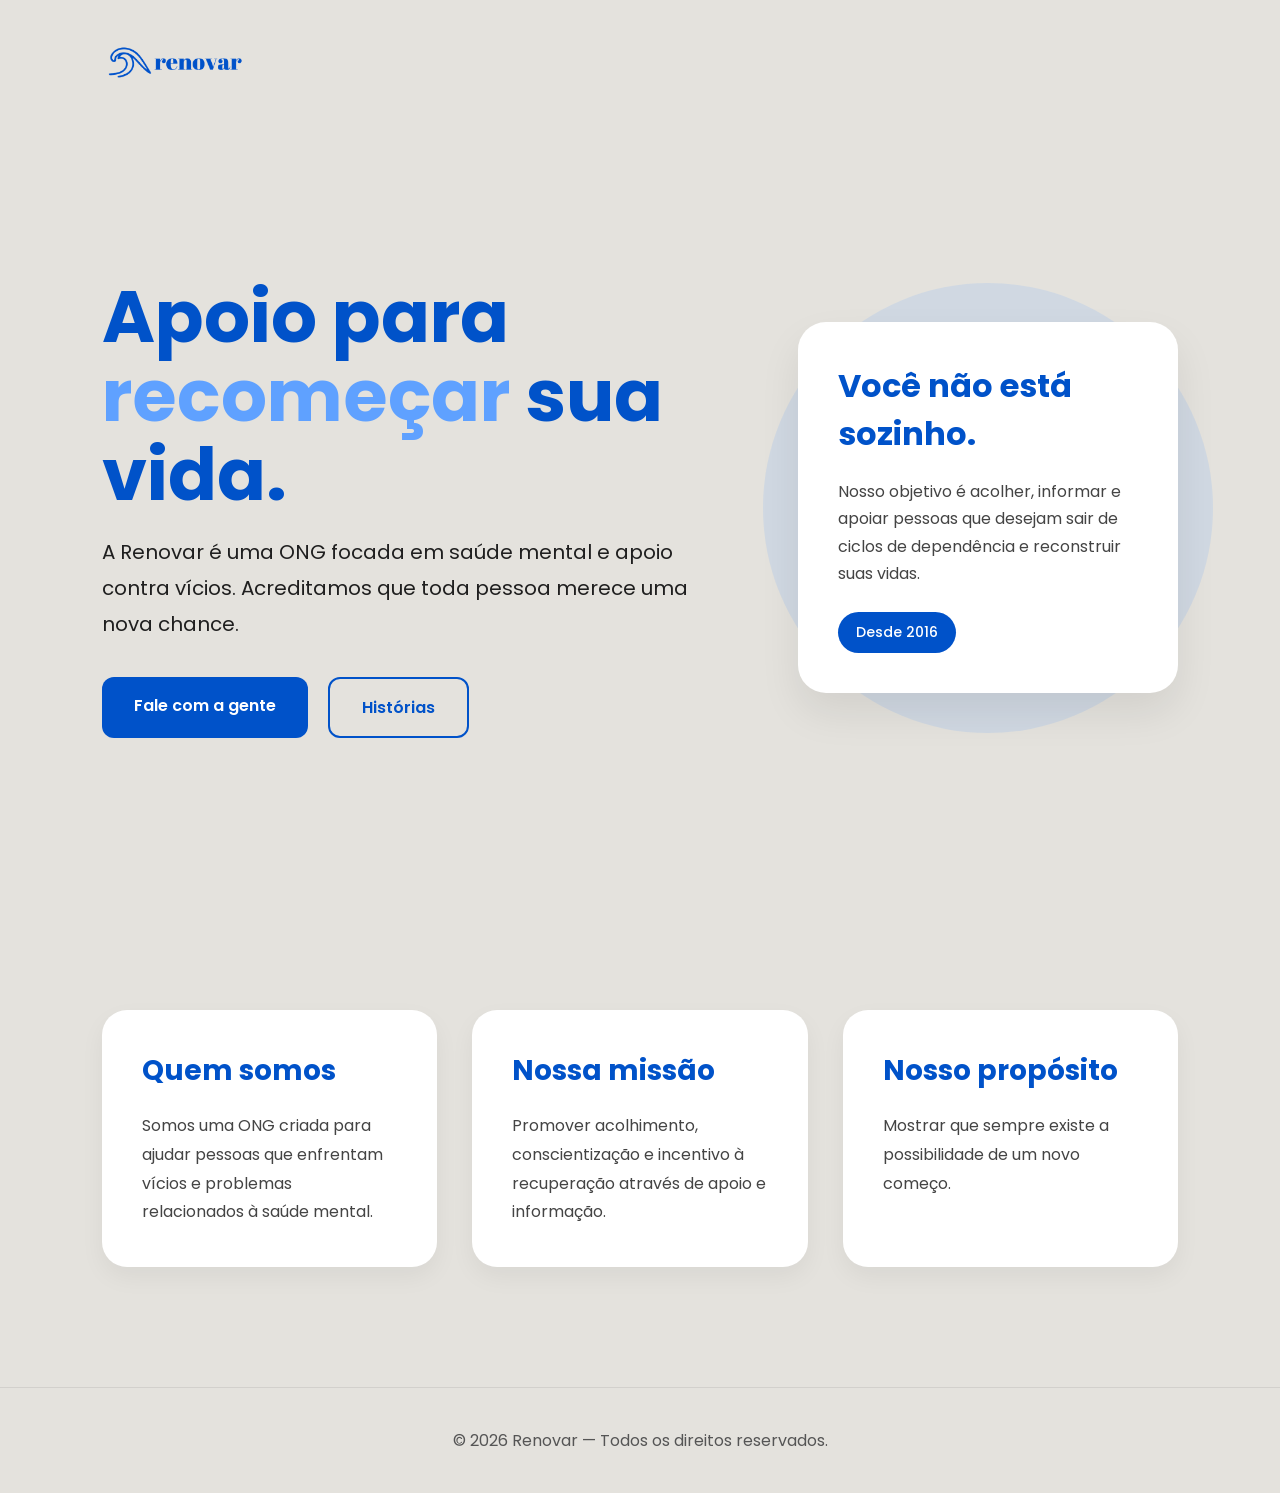
<file: index.html>
<!DOCTYPE html>
<html lang="pt-BR">

<head>
  <meta charset="UTF-8" />
  <meta name="viewport" content="width=device-width, initial-scale=1.0" />
  <title>Renovar</title>

  <link rel="preconnect" href="https://fonts.googleapis.com">
  <link rel="preconnect" href="https://fonts.gstatic.com" crossorigin>
  <link href="https://fonts.googleapis.com/css2?family=Poppins:wght@300;400;500;600;700&display=swap" rel="stylesheet">
  <link rel="stylesheet" href="style/style.css">
  <link rel="icon" type="image/png" href="./assets/logourl.png">

</head>

<body>

  <header>

    <div class="logo">
      <img src="./assets/logo.png" alt="logo renovar">
      <!-- <h1>renovar</h1> -->
    </div>

    <!-- <nav>
      <a href="./renovar.html">Início</a>
      <a href="#">Sobre</a>
      <a href="./public/apoio.html">Apoio</a>
      <a href="#">Contato</a>
    </nav> -->

  </header>

  <section class="hero">

    <div class="hero-text">

      <h2>
        Apoio para <span>recomeçar</span> sua vida.
      </h2>

      <p>
        A Renovar é uma ONG focada em saúde mental e apoio contra vícios.
        Acreditamos que toda pessoa merece uma nova chance.
      </p>

      <div class="buttons">

        <a href="https://www.instagram.com/ins.renovar/" target="_blank" class="btn-primary">
          Fale com a gente
        </a>

        <a href="./public/historias.html" class="btn-secondary">
          Histórias
        </a>

      </div>

    </div>

    <div class="hero-image">

      <div class="circle"></div>

      <div class="card">

        <h3>
          Você não está sozinho.
        </h3>

        <p>
          Nosso objetivo é acolher, informar e apoiar pessoas que desejam sair de ciclos de dependência e reconstruir
          suas vidas.
        </p>

        <span class="tag">
          Desde 2016
        </span>

      </div>

    </div>

  </section>

  <section class="about">

    <div class="about-card">

      <h4>
        Quem somos
      </h4>

      <p>
        Somos uma ONG criada para ajudar pessoas que enfrentam vícios e problemas relacionados à saúde mental.
      </p>

    </div>

    <div class="about-card">

      <h4>
        Nossa missão
      </h4>

      <p>
        Promover acolhimento, conscientização e incentivo à recuperação através de apoio e informação.
      </p>

    </div>

    <div class="about-card">

      <h4>
        Nosso propósito
      </h4>

      <p>
        Mostrar que sempre existe a possibilidade de um novo começo.
      </p>

    </div>

  </section>

  <footer>
    © 2026 Renovar — Todos os direitos reservados.
  </footer>

</body>

</html>
</file>
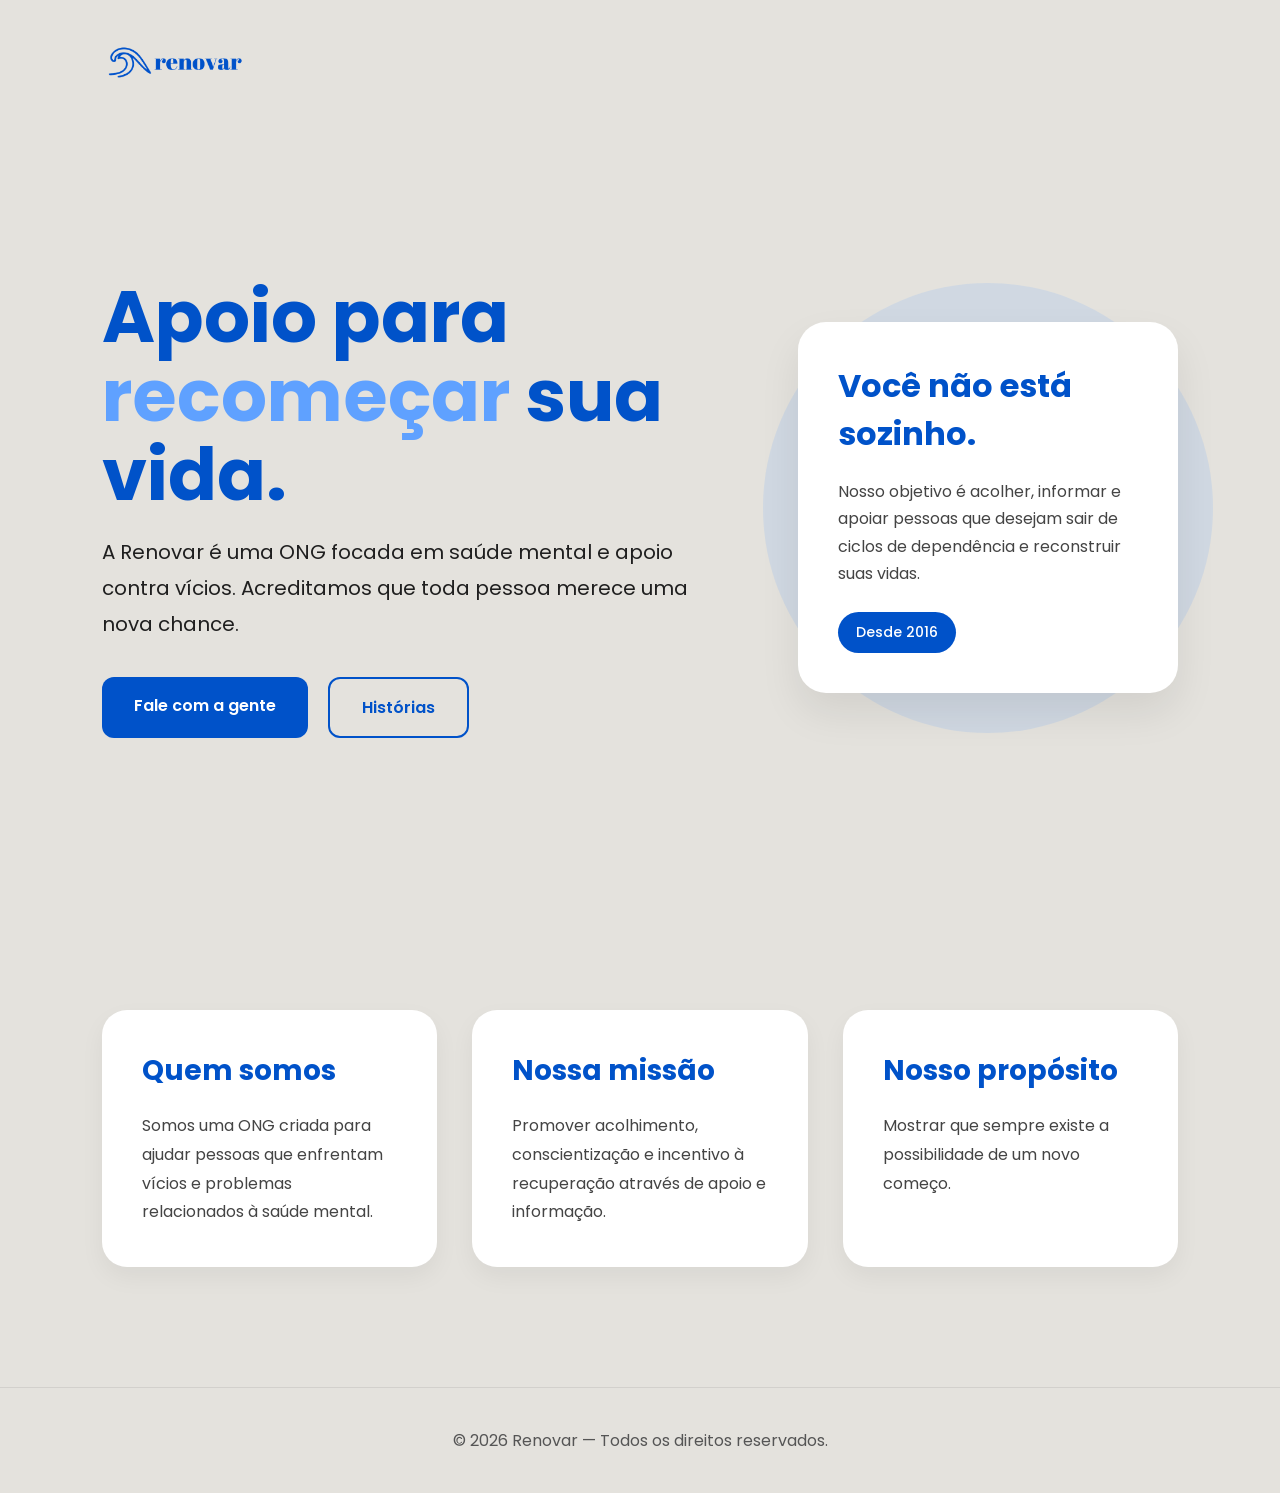
<file: renovar.html>
<!DOCTYPE html>
<html lang="pt-BR">

<head>
  <meta charset="UTF-8" />
  <meta name="viewport" content="width=device-width, initial-scale=1.0" />
  <title>Renovar</title>

  <link rel="preconnect" href="https://fonts.googleapis.com">
  <link rel="preconnect" href="https://fonts.gstatic.com" crossorigin>
  <link href="https://fonts.googleapis.com/css2?family=Poppins:wght@300;400;500;600;700&display=swap" rel="stylesheet">
  <link rel="stylesheet" href="style/style.css">
  <link rel="icon" type="image/png" href="./assets/logourl.png">

</head>

<body>

  <header>

    <div class="logo">
      <img src="./assets/logo.png" alt="logo renovar">
      <!-- <h1>renovar</h1> -->
    </div>

    <!-- <nav>
      <a href="./renovar.html">Início</a>
      <a href="#">Sobre</a>
      <a href="./public/apoio.html">Apoio</a>
      <a href="#">Contato</a>
    </nav> -->

  </header>

  <section class="hero">

    <div class="hero-text">

      <h2>
        Apoio para <span>recomeçar</span> sua vida.
      </h2>

      <p>
        A Renovar é uma ONG focada em saúde mental e apoio contra vícios.
        Acreditamos que toda pessoa merece uma nova chance.
      </p>

      <div class="buttons">

        <a href="https://www.instagram.com/ins.renovar/" target="_blank" class="btn-primary">
          Fale com a gente
        </a>

        <a href="./public/historias.html" class="btn-secondary">
          Histórias
        </a>

      </div>

    </div>

    <div class="hero-image">

      <div class="circle"></div>

      <div class="card">

        <h3>
          Você não está sozinho.
        </h3>

        <p>
          Nosso objetivo é acolher, informar e apoiar pessoas que desejam sair de ciclos de dependência e reconstruir
          suas vidas.
        </p>

        <span class="tag">
          Desde 2016
        </span>

      </div>

    </div>

  </section>

  <section class="about">

    <div class="about-card">

      <h4>
        Quem somos
      </h4>

      <p>
        Somos uma ONG criada para ajudar pessoas que enfrentam vícios e problemas relacionados à saúde mental.
      </p>

    </div>

    <div class="about-card">

      <h4>
        Nossa missão
      </h4>

      <p>
        Promover acolhimento, conscientização e incentivo à recuperação através de apoio e informação.
      </p>

    </div>

    <div class="about-card">

      <h4>
        Nosso propósito
      </h4>

      <p>
        Mostrar que sempre existe a possibilidade de um novo começo.
      </p>

    </div>

  </section>

  <footer>
    © 2026 Renovar — Todos os direitos reservados.
  </footer>

</body>

</html>
</file>
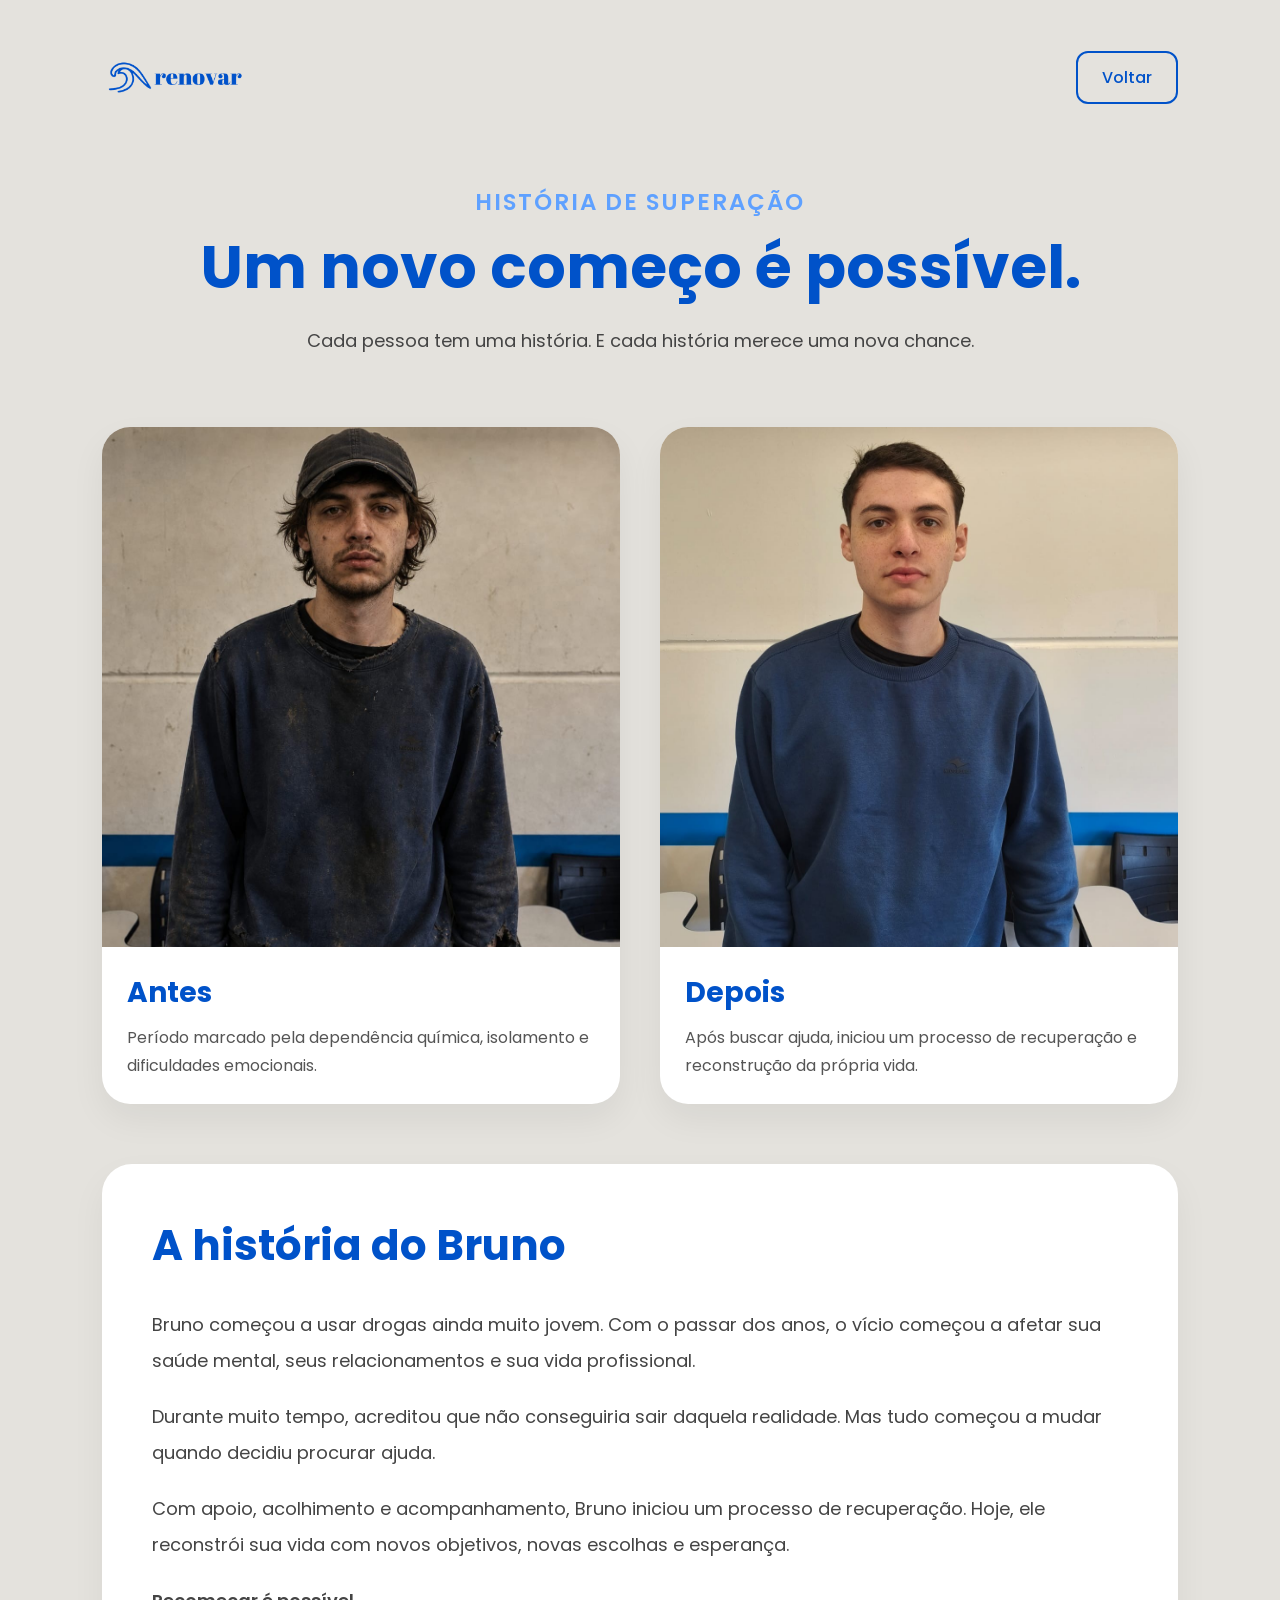
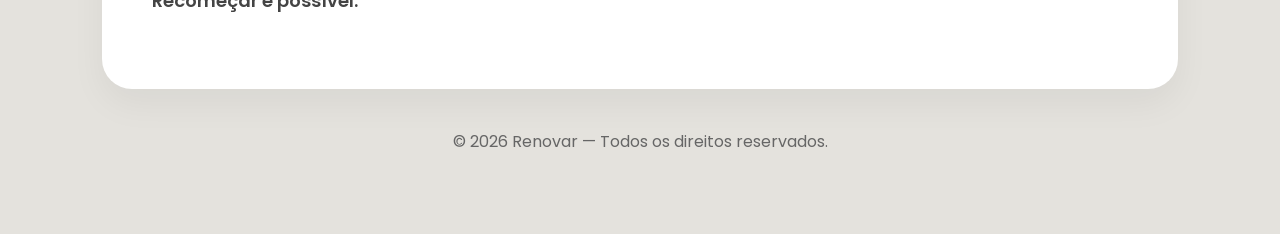
<file: public/historias.html>
<!DOCTYPE html>
<html lang="pt-BR">

<head>
  <meta charset="UTF-8">
  <meta name="viewport" content="width=device-width, initial-scale=1.0">
  <title>História de Superação | Renovar</title>

  <link rel="preconnect" href="https://fonts.googleapis.com">
  <link rel="preconnect" href="https://fonts.gstatic.com" crossorigin>

  <link href="https://fonts.googleapis.com/css2?family=Poppins:wght@300;400;500;600;700&display=swap" rel="stylesheet">

  <link rel="stylesheet" href="../style/style2.css">

  <link rel="icon" type="image/png" href="./assets/logourl.png">

</head>

<body>

  <div class="container">

    <!-- HEADER -->

    <div class="top">

      <div class="logo">
        <img src="../assets/logo.png"  alt="logo renovar">
        <!-- <h1>renovar</h1> -->
      </div>

      <a href="../index.html" class="back">
        Voltar
      </a>

    </div>

    <!-- HERO -->

    <section class="hero">

      <span>História de superação</span>

      <h2>
        Um novo começo é possível.
      </h2>

      <p>
        Cada pessoa tem uma história. E cada história merece uma nova chance.
      </p>

    </section>

    <!-- FOTOS -->

    <section class="content">

      <!-- ANTES -->

      <div class="image-card">

        <img src="../assets/nasdrogas.jpeg" alt="antes">

        <div class="image-info">

          <h3>Antes</h3>

          <p>
            Período marcado pela dependência química, isolamento e dificuldades emocionais.
          </p>

        </div>

      </div>

      <!-- DEPOIS -->

      <div class="image-card">

        <img src="../assets/semdroga.jpeg" alt="depois">

        <div class="image-info">

          <h3>Depois</h3>

          <p>
            Após buscar ajuda, iniciou um processo de recuperação e reconstrução da própria vida.
          </p>

        </div>

      </div>

    </section>

    <!-- HISTÓRIA -->

    <section class="story">

      <h3>
        A história do Bruno
      </h3>

      <p>
        Bruno começou a usar drogas ainda muito jovem. Com o passar dos anos,
        o vício começou a afetar sua saúde mental, seus relacionamentos e sua vida profissional.
      </p>

      <p>
        Durante muito tempo, acreditou que não conseguiria sair daquela realidade.
        Mas tudo começou a mudar quando decidiu procurar ajuda.
      </p>

      <p>
        Com apoio, acolhimento e acompanhamento, Bruno iniciou um processo de recuperação.
        Hoje, ele reconstrói sua vida com novos objetivos, novas escolhas e esperança.
      </p>

      <p class="highlight">
        Recomeçar é possível.
      </p>

    </section>

    <footer>
      © 2026 Renovar — Todos os direitos reservados.
    </footer>

  </div>

</body>

</html>
</file>
<file: style/style.css>
* {
  margin: 0;
  padding: 0;
  box-sizing: border-box;
}

body {
  font-family: 'Poppins', sans-serif;
  background: #E4E2DD;
  color: #0052C9;
  overflow-x: hidden;
}

a {
  text-decoration: none;
}

/* HEADER */

header {
  width: 100%;
  padding: 25px 8%;
  display: flex;
  align-items: center;
  justify-content: space-between;
}

.logo {
  display: flex;
  align-items: center;
  gap: 12px;
}

.logo img {
  width: 150px;
}

nav {
  display: flex;
  gap: 35px;
}

nav a {
  color: #0052C9;
  font-weight: 500;
  transition: .3s;
}

nav a:hover {
  color: #5FA1FF;
}

/* HERO */

.hero {
  min-height: 85vh;
  padding: 0 8%;
  display: flex;
  align-items: center;
  justify-content: space-between;
  gap: 60px;
}

.hero-text {
  max-width: 600px;
}

.hero-text h2 {
  font-size: 72px;
  line-height: 1.1;
  margin-bottom: 20px;
  font-weight: 700;
}

.hero-text h2 span {
  color: #5FA1FF;
}

.hero-text p {
  font-size: 20px;
  line-height: 1.8;
  margin-bottom: 35px;
  color: #1f1f1f;
}

.buttons {
  display: flex;
  gap: 20px;
}

.btn-primary {
  background: #0052C9;
  color: white;
  padding: 16px 32px;
  border-radius: 12px;
  font-weight: 600;
  transition: .3s;
}

.btn-primary:hover {
  background: #003f9d;
}

.btn-secondary {
  border: 2px solid #0052C9;
  color: #0052C9;
  padding: 16px 32px;
  border-radius: 12px;
  font-weight: 600;
  transition: .3s;
}

.btn-secondary:hover {
  background: #0052C9;
  color: white;
}

/* HERO IMAGE */

.hero-image {
  position: relative;
}

.circle {
  width: 450px;
  height: 450px;
  background: #5FA1FF;
  opacity: .15;
  border-radius: 50%;
  position: absolute;
  top: 50%;
  left: 50%;
  transform: translate(-50%, -50%);
}

.card {
  width: 380px;
  background: white;
  border-radius: 28px;
  padding: 40px;
  position: relative;
  z-index: 2;
  box-shadow: 0 20px 40px rgba(0, 0, 0, .08);
}

.card h3 {
  font-size: 32px;
  margin-bottom: 20px;
}

.card p {
  color: #444;
  line-height: 1.7;
  margin-bottom: 25px;
}

.card .tag {
  display: inline-block;
  background: #0052C9;
  color: white;
  padding: 10px 18px;
  border-radius: 50px;
  font-size: 14px;
  font-weight: 500;
}

/* SECTION */

.about {
  padding: 120px 8%;
  display: grid;
  grid-template-columns: repeat(auto-fit, minmax(300px, 1fr));
  gap: 35px;
}

.about-card {
  background: white;
  padding: 40px;
  border-radius: 25px;
  transition: .3s;
  box-shadow: 0 10px 25px rgba(0, 0, 0, .05);
}

.about-card:hover {
  transform: translateY(-10px);
}

.about-card h4 {
  font-size: 28px;
  margin-bottom: 20px;
}

.about-card p {
  line-height: 1.8;
  color: #444;
}

/* FOOTER */

footer {
  padding: 40px 8%;
  text-align: center;
  color: #555;
  border-top: 1px solid rgba(0, 0, 0, .08);
}

/* RESPONSIVO */

@media(max-width:980px) {

  .hero {
    flex-direction: column;
    text-align: center;
    padding-top: 40px;
  }

  .buttons {
    justify-content: center;
  }

  .hero-text h2 {
    font-size: 52px;
  }

  .card {
    width: 100%;
  }

  nav {
    display: none;
  }

}
</file>
<file: style/style2.css>
*{
      margin:0;
      padding:0;
      box-sizing:border-box;
    }

    body{
      font-family:'Poppins',sans-serif;
      background:#E4E2DD;
      color:#0052C9;
    }

    .container{
      width:100%;
      max-width:1300px;
      margin:auto;
      padding:40px 8%;
    }

    /* HEADER */

    .top{
      display:flex;
      align-items:center;
      justify-content:space-between;
      margin-bottom:70px;
    }

    .logo{
      display:flex;
      align-items:center;
      gap:12px;
    }

    .logo img{
      width:150px;
    }

    /* .logo h1{ 
      font-size:32px;
      font-weight:700;
    } */

    .back{
      text-decoration:none;
      color:#0052C9;
      border:2px solid #0052C9;
      padding:12px 24px;
      border-radius:12px;
      transition:.3s;
      font-weight:500;
    }

    .back:hover{
      background:#0052C9;
      color:white;
    }

    /* HERO */

    .hero{
      text-align:center;
      margin-bottom:70px;
    }

    .hero span{
      color:#5FA1FF;
      font-weight:600;
      letter-spacing:2px;
      text-transform:uppercase;
      font-size:23px;
    }

    .hero h2{
      font-size:60px;
      margin-top:15px;
      line-height:1.1;
    }

    .hero p{
      max-width:750px;
      margin:25px auto 0;
      color:#444;
      font-size:18px;
      line-height:1.8;
    }

    /* CONTENT */

    .content{
      display:grid;
      grid-template-columns:1fr 1fr;
      gap:40px;
      margin-bottom:60px;
    }

    .image-card{
      background:white;
      border-radius:28px;
      overflow:hidden;
      box-shadow:0 15px 35px rgba(0,0,0,.06);
    }

    .image-card img{
      width:100%;
      height:520px;
      object-fit:cover;
      display:block;
    }

    .image-info{
      padding:25px;
    }

    .image-info h3{
      font-size:28px;
      margin-bottom:10px;
    }

    .image-info p{
      color:#555;
      line-height:1.7;
    }

    /* STORY */

    .story{
      background:white;
      padding:50px;
      border-radius:30px;
      box-shadow:0 15px 35px rgba(0,0,0,.05);
    }

    .story h3{
      font-size:42px;
      margin-bottom:30px;
    }

    .story p{
      color:#444;
      line-height:2;
      font-size:18px;
      margin-bottom:20px;
    }

    .highlight{
      color:#5FA1FF;
      font-weight:600;
    }

    /* FOOTER */

    footer{
      text-align:center;
      padding:40px 0;
      color:#666;
    }

    /* RESPONSIVO */

    @media(max-width:980px){

      .hero h2{
        font-size:42px;
      }

      .content{
        grid-template-columns:1fr;
      }

      .image-card img{
        height:350px;
      }

      .story{
        padding:35px;
      }

      .story h3{
        font-size:32px;
      }

    }
</file>
